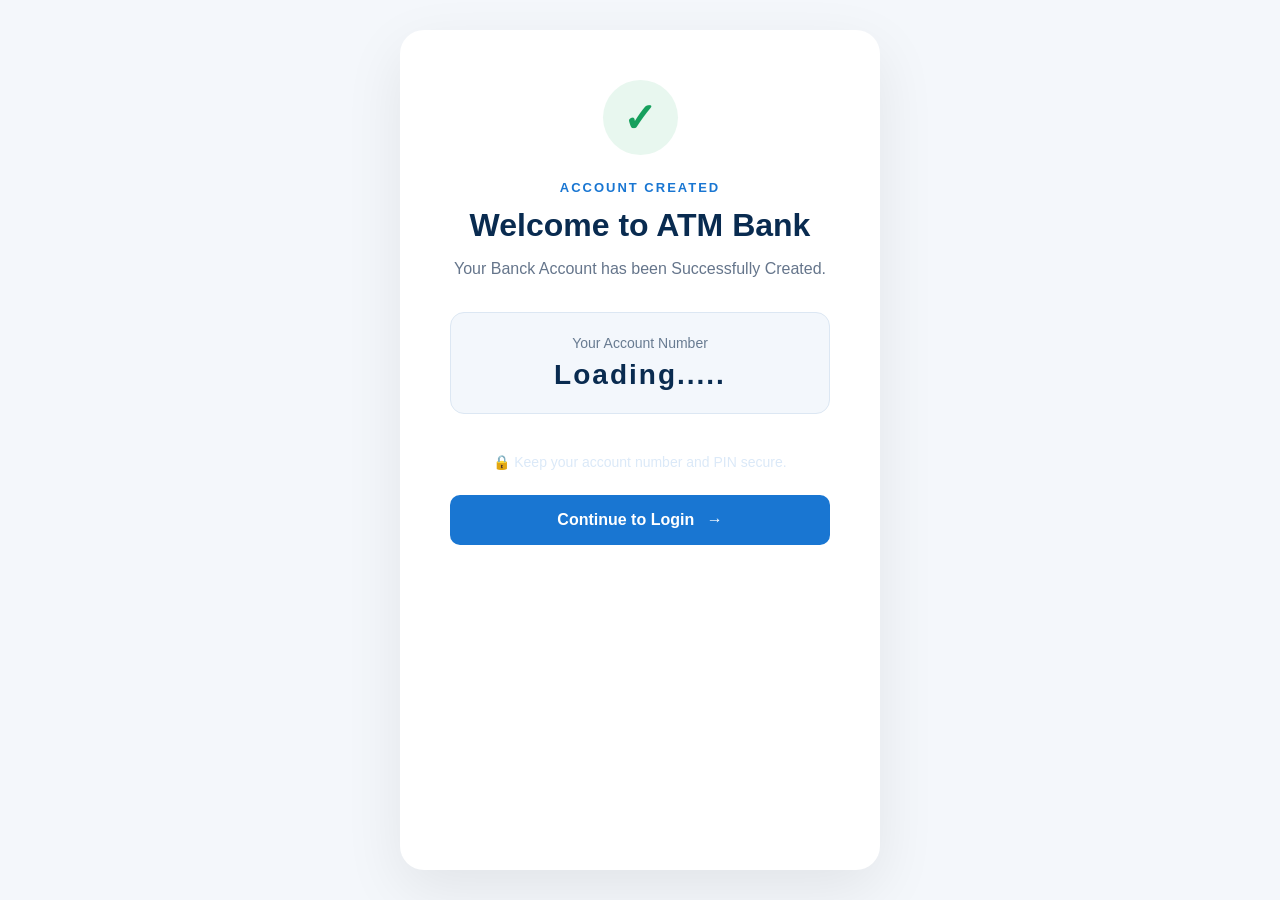
<file: src/main/webapp/account-created.html>
<!DOCTYPE html>
<html>
<head>
 <meta name="viewport"
          content="width=device-width, initial-scale=1.0">
<meta charset="UTF-8">
<title>Account Created | ATM Bank</title>
<link rel="stylesheet"
          href="style.css">
</head>
<body>
<div class ="success-page">
 <div class="success-card">
  <div class="success-icon"> ✓</div>
  
  <p class="success-label"> ACCOUNT CREATED </p>
  
 <h1>
     Welcome to ATM Bank
 </h1>
 
 <P class="success-message"> Your Banck Account has been Successfully Created. </P>
 
 <div class="account-box">
 
 <span>
 Your Account Number
 </span>
 <strong id="accountNumber">
 Loading.....
 </strong>
 </div>

 <p class="security-note">
                🔒 Keep your account number and PIN secure.
            </p>
            
    <a href="login.html"
               class="success-button">

                Continue to Login
                <span>→</span>      
     </a>  
     
         </div>

    </div>
    
 
    
    
<script>

        // Get account number from URL

        const params =
            new URLSearchParams(window.location.search);

        const account =
            params.get("account");


        if (account) {

            document.getElementById(
                "accountNumber"
            ).textContent = account;

        }

    </script>

</body>
</html>
</file>
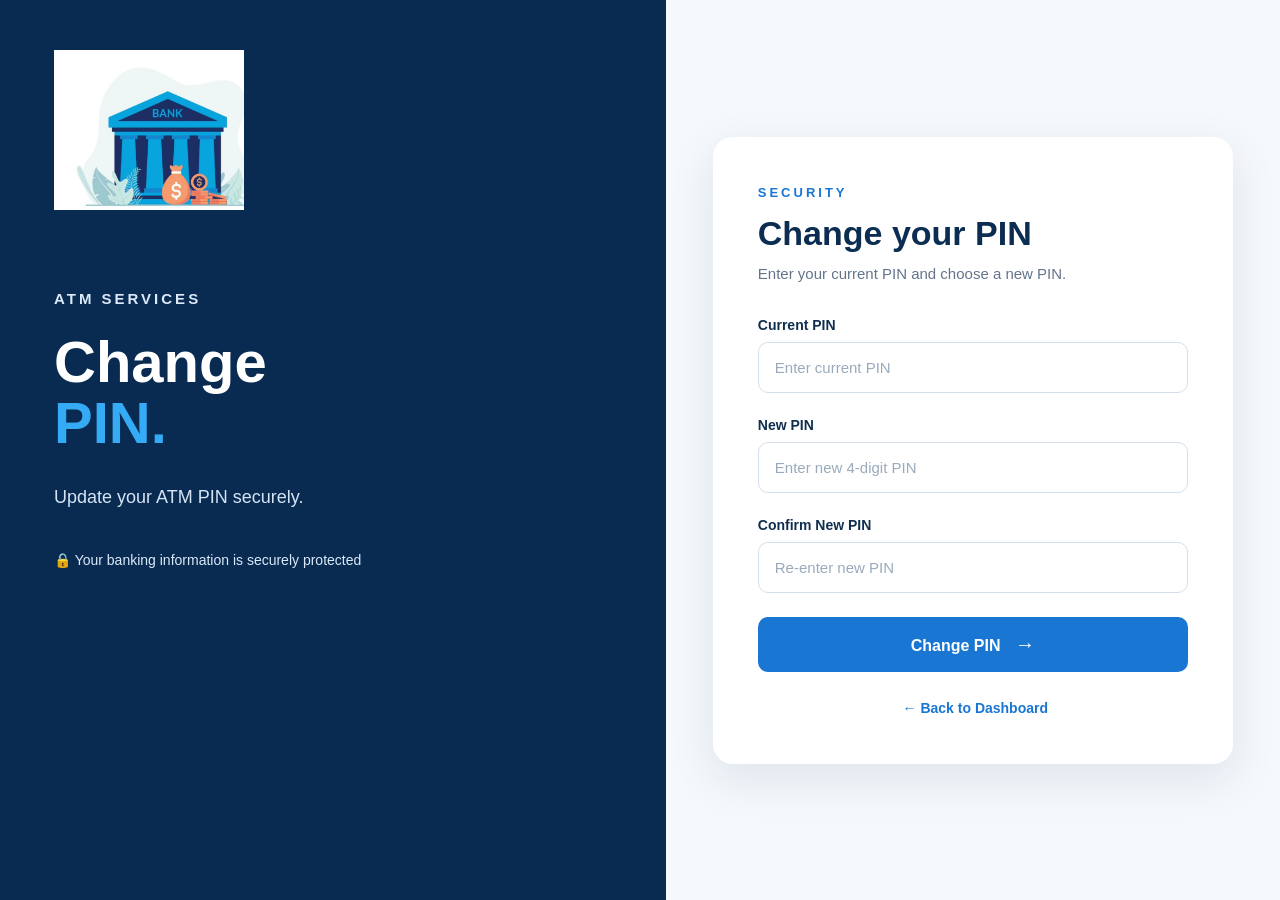
<file: src/main/webapp/chnage-pin.html>
<!DOCTYPE html>
<html lang="en">

<head>
    <meta charset="UTF-8">

    <meta name="viewport"
          content="width=device-width, initial-scale=1.0">

    <title>Change PIN | ATM Bank</title>

    <link rel="stylesheet" href="style.css">
</head>

<body class="login-page">

    <div class="login-container">

        <!-- LEFT SIDE -->

        <div class="login-left">

            <div class="bank-logo">

                <img src="Screenshot 2026-09-08 201250.png"
                     alt="ATM Bank">

            </div>

            <div class="login-content">

                <p class="eyebrow">
                    ATM SERVICES
                </p>

                <h1>
                    Change<br>
                    <span>PIN.</span>
                </h1>

                <p class="description">
                    Update your ATM PIN securely.
                </p>

                <div class="security-note">
                    🔒 Your banking information is securely protected
                </div>

            </div>

        </div>


        <!-- RIGHT SIDE -->

        <div class="login-right">

            <div class="login-card">

                <p class="card-eyebrow">
                    SECURITY
                </p>

                <h2>
                    Change your PIN
                </h2>

                <p class="card-description">
                    Enter your current PIN and choose a new PIN.
                </p>


                <!-- CHANGE PIN FORM -->

                <form action="change-pin" method="post">

                    <!-- CURRENT PIN -->

                    <div class="form-group">

                        <label for="currentPin">
                            Current PIN
                        </label>

                        <input
                            type="password"
                            id="currentPin"
                            name="currentPin"
                            placeholder="Enter current PIN"
                            maxlength="4"
                            inputmode="numeric"
                            required
                        >

                    </div>


                    <!-- NEW PIN -->

                    <div class="form-group">

                        <label for="newPin">
                            New PIN
                        </label>

                        <input
                            type="password"
                            id="newPin"
                            name="newPin"
                            placeholder="Enter new 4-digit PIN"
                            maxlength="4"
                            inputmode="numeric"
                            required
                        >

                    </div>


                    <!-- CONFIRM PIN -->

                    <div class="form-group">

                        <label for="confirmPin">
                            Confirm New PIN
                        </label>

                        <input
                            type="password"
                            id="confirmPin"
                            name="confirmPin"
                            placeholder="Re-enter new PIN"
                            maxlength="4"
                            inputmode="numeric"
                            required
                        >

                    </div>


                    <!-- BUTTON -->

                    <button type="submit"
                            class="login-button">

                        Change PIN
                        <span>→</span>

                    </button>

                </form>


                <!-- BACK -->

                <div class="signup-link">

                    <a href="dashboard.jsp">
                        ← Back to Dashboard
                    </a>

                </div>

            </div>

        </div>

    </div>

</body>

</html>
</file>
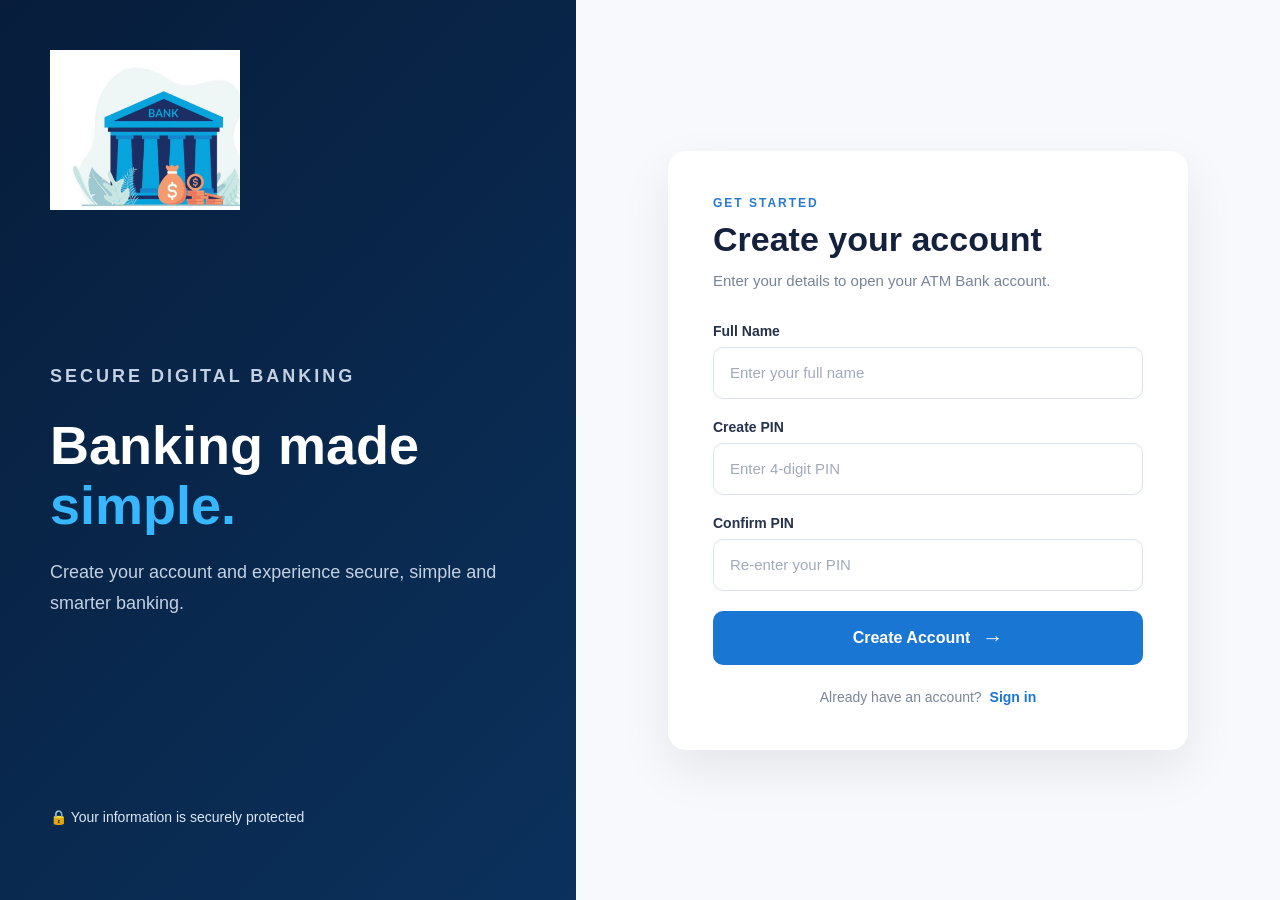
<file: src/main/webapp/create-account.html>
<!DOCTYPE html>
<html lang="en">
<head>
<meta charset="UTF-8">
<meta name="viewport"
          content="width=device-width, initial-scale=1.0">
          
 <title>Create Account | ATM Bank</title>
 
 <link rel="stylesheet" href="style.css">
</head>
<body>

 <div class="auth-page">

        <!-- LEFT SIDE -->
        <div class="brand-section">

            <div class="brand-logo">
                <img src="Screenshot 2026-09-08 201250.png" alt="Bank Logo">
            </div>

            <div class="brand-content">

                <p class="eyebrow">
                    SECURE DIGITAL BANKING
                </p>

                <h1>
                    Banking made
                    <span>simple.</span>
                </h1>

                <p>
                    Create your account and experience
                    secure, simple and smarter banking.
                </p>

            </div>

            <div class="security-note">
                🔒 Your information is securely protected
            </div>

        </div>
        
          <!-- RIGHT SIDE -->
        <div class="form-section">

            <div class="form-container">

                <div class="form-header">

                    <p class="form-label">
                        GET STARTED
                    </p>

                    <h2>
                        Create your account
                    </h2>

                    <p>
                        Enter your details to open your
                        ATM Bank account.
                    </p>

                </div>
                
                <form action="create-account" method="post">

                    <!-- FULL NAME -->

                    <div class="input-group">

                        <label for="name">
                            Full Name
                        </label>

                        <input
                            type="text"
                            id="name"
                            name="name"
                            placeholder="Enter your full name"
                            required>

                    </div>


                    <!-- PIN -->

                    <div class="input-group">

                        <label for="pin">
                            Create PIN
                        </label>

                        <input
                            type="password"
                            id="pin"
                            name="pin"
                            placeholder="Enter 4-digit PIN"
                            maxlength="4"
                            minlength="4"
                            pattern="[0-9]{4}"
                            required>

                    </div>


                    <!-- CONFIRM PIN -->

                    <div class="input-group">

                        <label for="confirmPin">
                            Confirm PIN
                        </label>

                        <input
                            type="password"
                            id="confirmPin"
                            name="confirmPin"
                            placeholder="Re-enter your PIN"
                            maxlength="4"
                            minlength="4"
                            pattern="[0-9]{4}"
                            required>

                    </div>


                    <!-- INITIAL DEPOSIT -->

                   

                    <!-- SUBMIT BUTTON -->

                    <button
                        type="submit"
                        class="primary-btn">

                        Create Account

                        <span>→</span>

                    </button>

                </form>


                <div class="form-footer">

                    Already have an account?

                    <a href="login.html">
                        Sign in
                    </a>

                </div>

            </div>

        </div>

    </div>

</body>
</html>
</file>
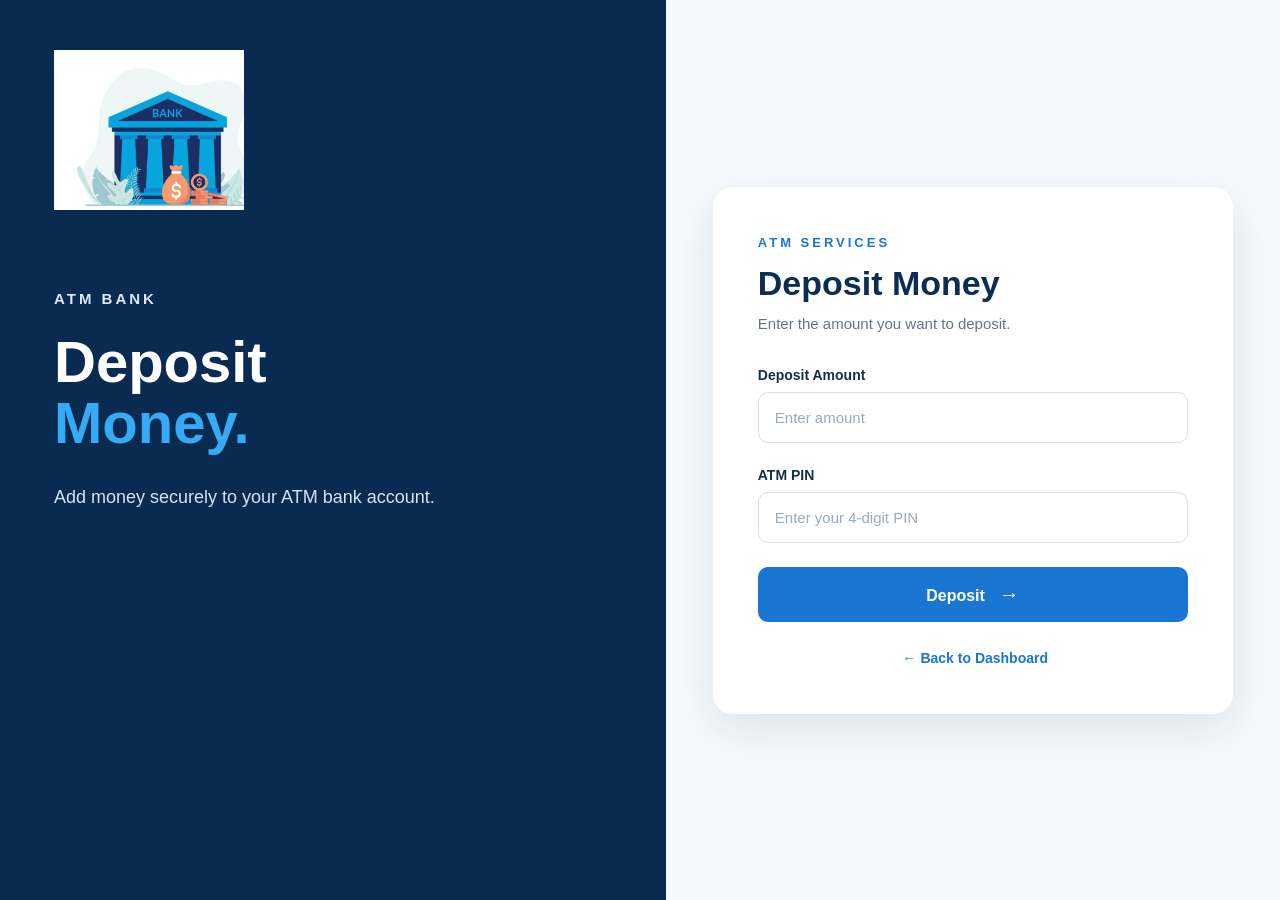
<file: src/main/webapp/deposit.html>
<!DOCTYPE html>
<html lang="en">

<head>

    <meta charset="UTF-8">

    <meta name="viewport"
          content="width=device-width, initial-scale=1.0">

    <title>Deposit Money | ATM Bank</title>

    <link rel="stylesheet" href="style.css">

</head>

<body class="login-page">

    <div class="login-container">

        <!-- LEFT SIDE -->

        <div class="login-left">

            <div class="bank-logo">

                <img src="Screenshot 2026-09-08 201250.png"
                     alt="ATM Bank">

            </div>

            <div class="login-content">

                <p class="eyebrow">
                    ATM BANK
                </p>

                <h1>
                    Deposit
                    <br>
                    <span>Money.</span>
                </h1>

                <p class="description">

                    Add money securely to your ATM
                    bank account.

                </p>

            </div>

        </div>


        <!-- RIGHT SIDE -->

        <div class="login-right">

            <div class="login-card">

                <p class="card-eyebrow">
                    ATM SERVICES
                </p>

                <h2>
                    Deposit Money
                </h2>

                <p class="card-description">

                    Enter the amount you want to deposit.

                </p>


                <!-- DEPOSIT FORM -->

                <form action="deposit" method="post">

                    <div class="form-group">

                        <label for="amount">
                            Deposit Amount
                        </label>

                        <input
                            type="number"
                            id="amount"
                            name="amount"
                            placeholder="Enter amount"
                            min="1"
                            step="0.01"
                            required
                        >

                    </div>
                    
                    <div class="form-group">
        <label for="pin">ATM PIN</label>

        <input
            type="password"
            id="pin"
            name="pin"
            placeholder="Enter your 4-digit PIN"
            maxlength="4"
            inputmode="numeric"
            required
        >
    </div>
                    
                    
                    <button
                        type="submit"
                        class="login-button">

                        Deposit

                        <span>→</span>

                    </button>

                </form>


                <div class="signup-link">

                    <a href="dashboard.html">
                        ← Back to Dashboard
                    </a>

                </div>

            </div>

        </div>

    </div>

</body>

</html>
</file>
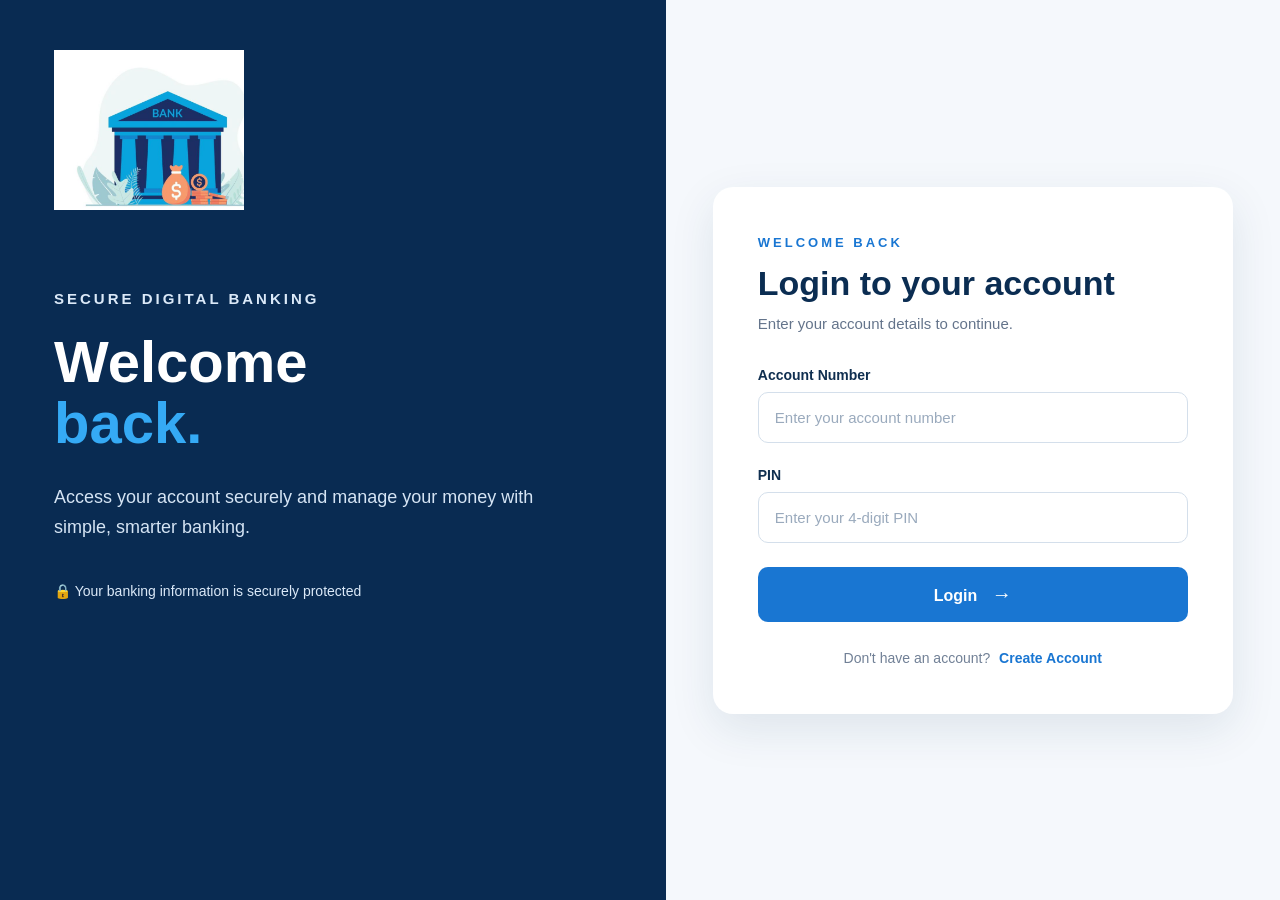
<file: src/main/webapp/login.html>
<!DOCTYPE html>
<html lang="en">
<head>
    <meta charset="UTF-8">
    <meta name="viewport" content="width=device-width, initial-scale=1.0">

    <title>Login | ATM Bank</title>

    <link rel="stylesheet" href="style.css">
</head>

<body class="login-page">

    <div class="login-container">

        <!-- LEFT SIDE -->
        <div class="login-left">

            <div class="bank-logo">
                <img src="Screenshot 2026-09-08 201250.png" alt="ATM Bank">
            </div>

            <div class="login-content">

                <p class="eyebrow">SECURE DIGITAL BANKING</p>

                <h1>
                    Welcome<br>
                    <span>back.</span>
                </h1>

                <p class="description">
                    Access your account securely and manage your
                    money with simple, smarter banking.
                </p>

                <div class="security-note">
                    🔒 Your banking information is securely protected
                </div>

            </div>

        </div>


        <!-- RIGHT SIDE -->
        <div class="login-right">

            <div class="login-card">

                <p class="card-eyebrow">WELCOME BACK</p>

                <h2>Login to your account</h2>

                <p class="card-description">
                    Enter your account details to continue.
                </p>


                <!-- LOGIN FORM -->
                <form action="login" method="post">
                

                    <!-- ACCOUNT NUMBER -->
                    <div class="form-group">

                        <label for="accountNumber">
                            Account Number
                        </label>

                        <input
                            type="text"
                            id="accountNumber"
                            name="accountNumber"
                            placeholder="Enter your account number"
                            required
                        >

                    </div>


                    <!-- PIN -->
                    <div class="form-group">

                        <label for="pin">
                            PIN
                        </label>

                        <input
                            type="password"
                            id="pin"
                            name="pin"
                            placeholder="Enter your 4-digit PIN"
                            maxlength="4"
                            inputmode="numeric"
                            required
                        >

                    </div>


                    <!-- LOGIN BUTTON -->
                    <button type="submit" class="login-button">
                        Login
                        <span>→</span>
                    </button>

                </form>


                <!-- CREATE ACCOUNT -->
                <div class="signup-link">

                    <span>Don't have an account?</span>

                    <a href="create-account.html">
                        Create Account
                    </a>

                </div>

            </div>

        </div>

    </div>

</body>
</html>
</file>
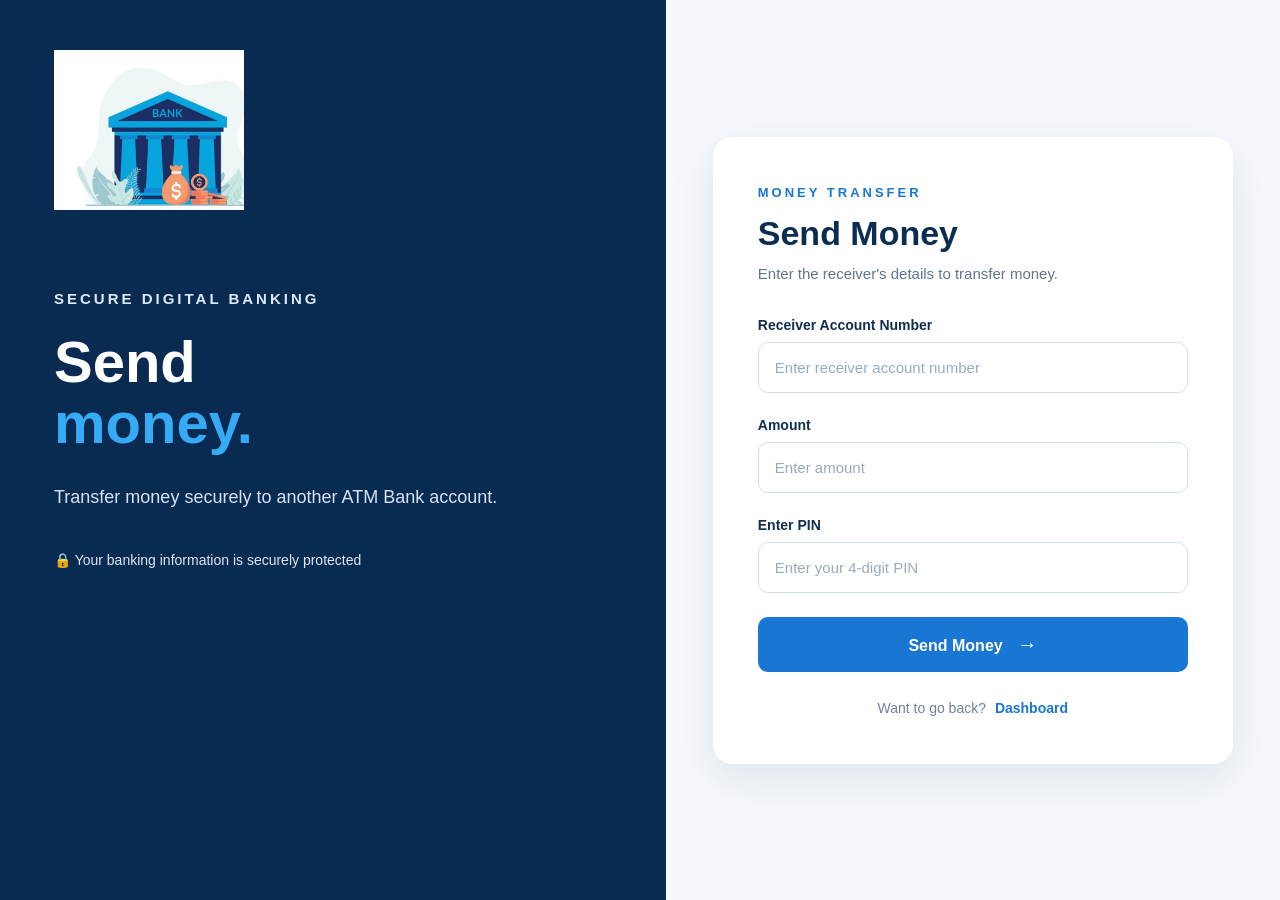
<file: src/main/webapp/send-money.html>
<!DOCTYPE html>

<html lang="en">

<head>

    <meta charset="UTF-8">

    <meta name="viewport"
          content="width=device-width, initial-scale=1.0">

    <title>Send Money | ATM Bank</title>

    <link rel="stylesheet" href="style.css">

</head>


<body class="login-page">

    <div class="login-container">


        <!-- LEFT SIDE -->

        <div class="login-left">

            <div class="bank-logo">

                <img src="Screenshot 2026-09-08 201250.png"
                     alt="ATM Bank">

            </div>


            <div class="login-content">

                <p class="eyebrow">
                    SECURE DIGITAL BANKING
                </p>

                <h1>

                    Send<br>

                    <span>money.</span>

                </h1>

                <p class="description">

                    Transfer money securely to another
                    ATM Bank account.

                </p>

                <div class="security-note">

                    🔒 Your banking information is securely protected

                </div>

            </div>

        </div>



        <!-- RIGHT SIDE -->

        <div class="login-right">

            <div class="login-card">

                <p class="card-eyebrow">
                    MONEY TRANSFER
                </p>

                <h2>
                    Send Money
                </h2>

                <p class="card-description">

                    Enter the receiver's details to transfer money.

                </p>


                <!-- SEND MONEY FORM -->

                <form action="transfer"
                      method="post">


                    <!-- RECEIVER ACCOUNT -->

                    <div class="form-group">

                        <label for="receiverAccount">

                            Receiver Account Number

                        </label>

                        <input
                            type="text"
                            id="receiverAccount"
                            name="receiverAccount"
                            placeholder="Enter receiver account number"
                            required
                        >

                    </div>



                    <!-- AMOUNT -->

                    <div class="form-group">

                        <label for="amount">

                            Amount

                        </label>

                        <input
                            type="number"
                            id="amount"
                            name="amount"
                            placeholder="Enter amount"
                            min="1"
                            step="0.01"
                            required
                        >

                    </div>



                    <!-- PIN -->

                    <div class="form-group">

                        <label for="pin">

                            Enter PIN

                        </label>

                        <input
                            type="password"
                            id="pin"
                            name="pin"
                            placeholder="Enter your 4-digit PIN"
                            maxlength="4"
                            inputmode="numeric"
                            required
                        >

                    </div>



                    <!-- SEND BUTTON -->

                    <button
                        type="submit"
                        class="login-button">

                        Send Money

                        <span>→</span>

                    </button>


                </form>



                <!-- BACK TO DASHBOARD -->

                <div class="signup-link">

                    <span>
                        Want to go back?
                    </span>

                    <a href="dashboard.jsp">

                        Dashboard

                    </a>

                </div>


            </div>

        </div>


    </div>

</body>

</html>
</file>
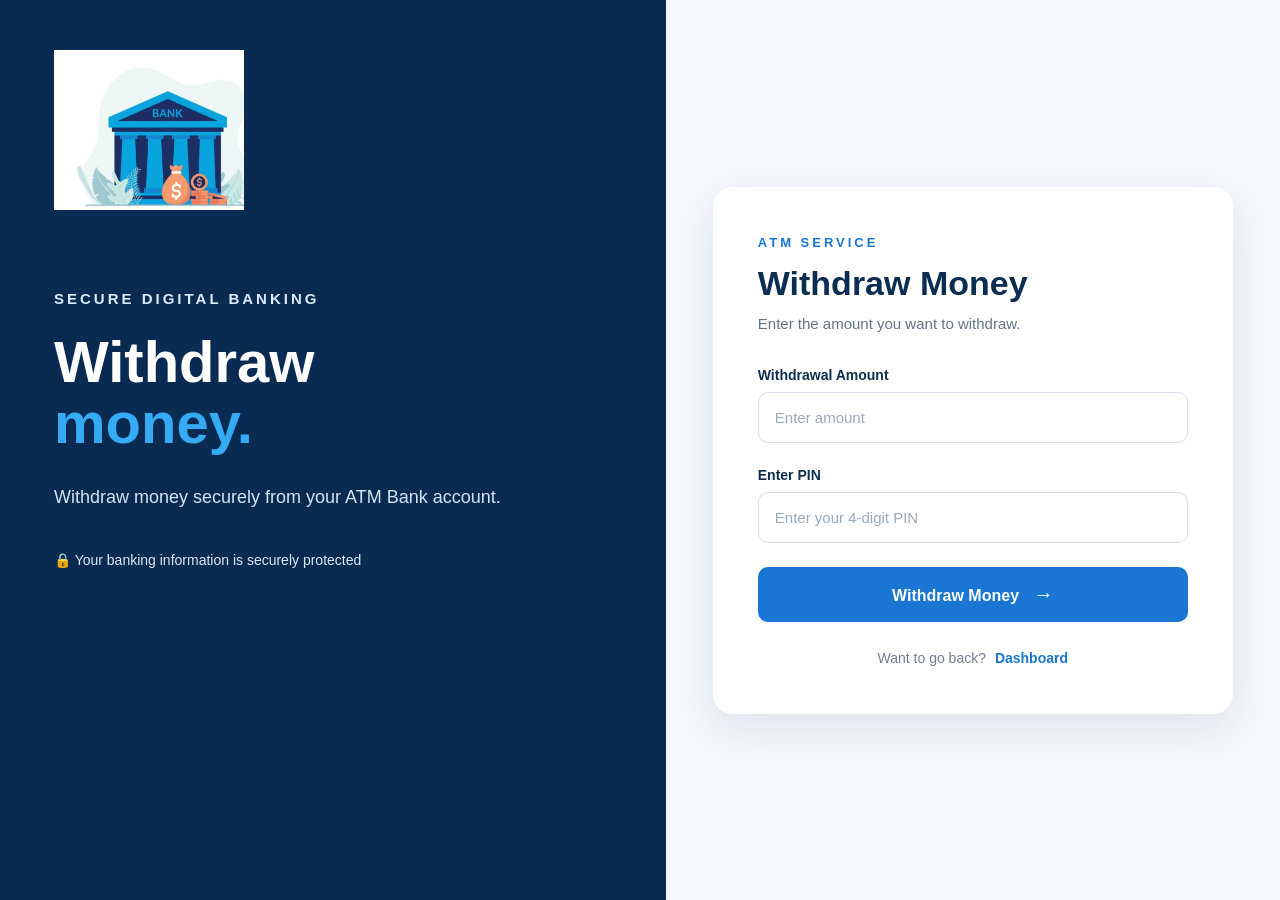
<file: src/main/webapp/withdraw.html>
<!DOCTYPE html>
<html lang="en">

<head>

    <meta charset="UTF-8">

    <meta name="viewport"
          content="width=device-width, initial-scale=1.0">

    <title>Withdraw Money | ATM Bank</title>

    <link rel="stylesheet" href="style.css">

</head>

<body class="login-page">

    <div class="login-container">

        <!-- LEFT SIDE -->

        <div class="login-left">

            <div class="bank-logo">

                <img src="Screenshot 2026-09-08 201250.png"
                     alt="ATM Bank">

            </div>

            <div class="login-content">

                <p class="eyebrow">
                    SECURE DIGITAL BANKING
                </p>

                <h1>
                    Withdraw<br>
                    <span>money.</span>
                </h1>

                <p class="description">
                    Withdraw money securely from your ATM Bank account.
                </p>

                <div class="security-note">
                    🔒 Your banking information is securely protected
                </div>

            </div>

        </div>


        <!-- RIGHT SIDE -->

        <div class="login-right">

            <div class="login-card">

                <p class="card-eyebrow">
                    ATM SERVICE
                </p>

                <h2>
                    Withdraw Money
                </h2>

                <p class="card-description">
                    Enter the amount you want to withdraw.
                </p>


                <!-- WITHDRAW FORM -->

                <form action="withdraw" method="post">

                    <!-- AMOUNT -->

                    <div class="form-group">

                        <label for="amount">
                            Withdrawal Amount
                        </label>

                        <input
                            type="number"
                            id="amount"
                            name="amount"
                            placeholder="Enter amount"
                            min="1"
                            step="0.01"
                            required
                        >

                    </div>


                    <!-- PIN -->

                    <div class="form-group">

                        <label for="pin">
                            Enter PIN
                        </label>

                        <input
                            type="password"
                            id="pin"
                            name="pin"
                            placeholder="Enter your 4-digit PIN"
                            maxlength="4"
                            inputmode="numeric"
                            required
                        >

                    </div>


                    <!-- WITHDRAW BUTTON -->

                    <button
                        type="submit"
                        class="login-button">

                        Withdraw Money

                        <span>→</span>

                    </button>

                </form>


                <!-- BACK TO DASHBOARD -->

                <div class="signup-link">

                    <span>
                        Want to go back?
                    </span>

                    <a href="dashboard.jsp">
                        Dashboard
                    </a>

                </div>

            </div>

        </div>

    </div>

</body>

</html>
</file>
<file: src/main/webapp/style.css>
@charset "UTF-8";
* {
    margin: 0;
    padding: 0;
    box-sizing: border-box;
}

body {
    font-family: Arial, Helvetica, sans-serif;
    background: #f4f7fb;
    color: #172033;
}


/* =========================
   MAIN PAGE
========================= */

.auth-page {
    min-height: 100vh;
    display: flex;
}


/* =========================
   LEFT BRAND SECTION
========================= */

.brand-section {
    width: 45%;
    min-height: 100vh;

    background: linear-gradient(
        135deg,
        #071d3b,
        #0b315c
    );

    color: white;

    padding: 50px;

    display: flex;
    flex-direction: column;
    justify-content: space-between;
}


/* LOGO */

.brand-logo {
    width: 190px;
}

.brand-logo img {
    width: 100%;
    height: auto;
    display: block;
}


/* BRAND CONTENT */

.brand-content {
    max-width: 500px;
}

.eyebrow {
    color: #36b7ff;

    font-size: 13px;
    font-weight: 700;

    letter-spacing: 2px;

    margin-bottom: 20px;
}

.brand-content h1 {
    font-size: 54px;

    line-height: 1.1;

    margin-bottom: 22px;
}

.brand-content h1 span {
    color: #36b7ff;
}

.brand-content > p {
    color: #c3d1e2;

    font-size: 18px;

    line-height: 1.7;
}


/* SECURITY */

.security-note {
    color: #c3d1e2;

    font-size: 14px;
}


/* =========================
   RIGHT FORM SECTION
========================= */

.form-section {
    width: 55%;

    min-height: 100vh;

    background: #f7f9fc;

    display: flex;

    align-items: center;

    justify-content: center;

    padding: 50px;
}


.form-container {
    width: 100%;
    max-width: 520px;

    background: white;

    padding: 45px;

    border-radius: 18px;

    box-shadow:
        0 20px 50px rgba(0, 0, 0, 0.08);
}


/* =========================
   FORM HEADER
========================= */

.form-header {
    margin-bottom: 30px;
}

.form-label {
    color: #2879d0;

    font-size: 12px;

    font-weight: 700;

    letter-spacing: 2px;

    margin-bottom: 10px;
}

.form-header h2 {
    font-size: 34px;

    color: #14213d;

    margin-bottom: 10px;
}

.form-header > p:last-child {
    color: #778399;

    font-size: 15px;

    line-height: 1.6;
}


/* =========================
   INPUTS
========================= */

.input-group {
    margin-bottom: 20px;
}

.input-group label {
    display: block;

    font-size: 14px;

    font-weight: 600;

    color: #25324a;

    margin-bottom: 8px;
}

.input-group input {
    width: 100%;

    height: 52px;

    border: 1px solid #d9e1ec;

    border-radius: 10px;

    background: #fff;

    padding: 0 16px;

    font-size: 15px;

    color: #172033;

    outline: none;

    transition: all 0.2s ease;
}

.input-group input::placeholder {
    color: #a1aabb;
}

.input-group input:focus {
    border-color: #2879d0;

    box-shadow:
        0 0 0 3px rgba(40, 121, 208, 0.12);
}


/* =========================
   RUPEE INPUT
========================= */

.amount-input {
    position: relative;
}

.amount-input span {
    position: absolute;

    left: 16px;

    top: 50%;

    transform: translateY(-50%);

    font-size: 18px;

    font-weight: 700;

    color: #536174;
}

.amount-input input {
    padding-left: 42px;
}


/* =========================
   BUTTON
========================= */

.primary-btn {
    width: 100%;

    height: 54px;

    border: none;

    border-radius: 10px;

    background: #1976d2;

    color: white;

    font-size: 16px;

    font-weight: 700;

    cursor: pointer;

    display: flex;

    align-items: center;

    justify-content: center;

    gap: 12px;

    margin-top: 8px;

    transition: all 0.2s ease;
}

.primary-btn:hover {
    background: #125fae;

    transform: translateY(-1px);

    box-shadow:
        0 8px 20px rgba(25, 118, 210, 0.25);
}

.primary-btn span {
    font-size: 21px;
}


/* =========================
   FOOTER
========================= */

.form-footer {
    text-align: center;

    margin-top: 24px;

    font-size: 14px;

    color: #7a8699;
}

.form-footer a {
    color: #1976d2;

    text-decoration: none;

    font-weight: 700;

    margin-left: 4px;
}

.form-footer a:hover {
    text-decoration: underline;
}


/* =========================
   RESPONSIVE
========================= */

@media (max-width: 900px) {

    .auth-page {
        flex-direction: column;
    }

    .brand-section {
        width: 100%;
        min-height: 420px;

        padding: 40px;
    }

    .form-section {
        width: 100%;

        min-height: auto;

        padding: 30px 20px;
    }
}


@media (max-width: 550px) {

    .brand-section {
        padding: 30px;
    }

    .brand-content h1 {
        font-size: 40px;
    }

    .form-container {
        padding: 30px 22px;
    }

    .form-header h2 {
        font-size: 28px;
    }
}

/* new acccount creaded css */

.success-page {
	
	min-height: 100vh;
	
	display: flex;
	
	justify-content: center;
	
	align-items: cenetr;
	
	background: #f4f7fb;
	
	padding: 30px;
	
	
}

.success-card {

    width: 480px;

    background: white;

    border-radius: 24px;

    padding: 50px;

    text-align: center;

    box-shadow:
        0 20px 60px rgba(0, 0, 0, 0.08);

}

.success-icon {

    width: 75px;

    height: 75px;

    margin: 0 auto 25px;

    border-radius: 50%;

    display: flex;

    justify-content: center;

    align-items: center;

    background: #e8f7ef;

    color: #16a05d;

    font-size: 40px;

    font-weight: bold;

}

.success-label {

    color: #1976d2;

    font-size: 13px;

    font-weight: 700;

    letter-spacing: 2px;

    margin-bottom: 12px;

}

.success-card h1 {

    color: #092b50;

    font-size: 32px;

    margin-bottom: 12px;

}


.success-message {

    color: #65758b;

    font-size: 16px;

    line-height: 1.6;

}

.account-box {

    margin: 30px 0;

    padding: 22px;

    border-radius: 14px;

    background: #f3f7fc;

    border: 1px solid #dce7f3;

}
.account-box span {

    display: block;

    color: #687b91;

    font-size: 14px;

    margin-bottom: 8px;

}
.account-box strong {

    display: block;

    color: #092b50;

    font-size: 28px;

    letter-spacing: 2px;

}
.security-note {

    color: #65758b;

    font-size: 13px;

    margin-bottom: 25px;

}
.success-button {

    display: block;

    padding: 16px;

    background: #1976d2;

    color: white;

    text-decoration: none;

    border-radius: 10px;

    font-weight: 600;

    transition: 0.2s;

}


.success-button:hover {

    background: #125eaa;

}


.success-button span {

    margin-left: 8px;

}

/* =====================================================
   LOGIN PAGE
   ===================================================== */

.login-page {
    margin: 0;
    font-family: Arial, Helvetica, sans-serif;
    background: #f5f8fc;
    color: #0b2d52;
}


/* MAIN CONTAINER */

.login-container {
    min-height: 100vh;
    display: flex;
}


/* =====================================================
   LEFT SIDE
   ===================================================== */

.login-left {
    width: 52%;
    background: #092b52;
    color: white;
    padding: 50px 54px;
    box-sizing: border-box;

    display: flex;
    flex-direction: column;
}


/* LOGO */

.bank-logo {
    width: 190px;
    height: 160px;
    background: white;

    display: flex;
    align-items: center;
    justify-content: center;

    margin-bottom: 80px;
}

.bank-logo img {
    width: 100%;
    height: 100%;
    object-fit: contain;
}


/* LEFT CONTENT */

.login-content {
    max-width: 560px;
}

.eyebrow {
    font-size: 15px;
    font-weight: bold;
    letter-spacing: 3px;
    margin-bottom: 25px;
    color: #dbe9f8;
}

.login-content h1 {
    font-size: 58px;
    line-height: 1.05;
    margin: 0 0 28px;
    font-weight: 700;
}

.login-content h1 span {
    color: #35aaf5;
}

.description {
    font-size: 18px;
    line-height: 1.7;
    color: #d5e4f4;
    max-width: 480px;
}

.security-note {
    margin-top: 40px;
    font-size: 14px;
    color: #dbe9f8;
}


/* =====================================================
   RIGHT SIDE
   ===================================================== */

.login-right {
    width: 48%;

    display: flex;
    align-items: center;
    justify-content: center;

    padding: 40px;
    box-sizing: border-box;
}


/* LOGIN CARD */

.login-card {
    width: 100%;
    max-width: 520px;

    background: white;

    padding: 48px 45px;

    border-radius: 20px;

    box-shadow: 0 15px 45px rgba(20, 55, 90, 0.10);

    box-sizing: border-box;
}


/* CARD HEADING */

.card-eyebrow {
    color: #1976d2;
    font-size: 13px;
    font-weight: bold;

    letter-spacing: 3px;

    margin: 0 0 14px;
}

.login-card h2 {
    font-size: 34px;
    margin: 0 0 12px;
    color: #0b2d52;
}

.card-description {
    margin: 0 0 35px;

    color: #64748b;
    font-size: 15px;
}


/* =====================================================
   FORM
   ===================================================== */

.form-group {
    margin-bottom: 24px;
}

.form-group label {
    display: block;

    font-size: 14px;
    font-weight: bold;

    color: #102f50;

    margin-bottom: 9px;
}


.form-group input {
    width: 100%;

    padding: 16px;

    box-sizing: border-box;

    border: 1px solid #d4dfeb;

    border-radius: 10px;

    font-size: 15px;

    outline: none;

    transition: 0.2s;
}


.form-group input::placeholder {
    color: #9aaabd;
}


/* INPUT FOCUS */

.form-group input:focus {
    border-color: #1976d2;

    box-shadow: 0 0 0 3px rgba(25, 118, 210, 0.10);
}


/* =====================================================
   LOGIN BUTTON
   ===================================================== */

.login-button {
    width: 100%;

    border: none;

    padding: 16px;

    border-radius: 10px;

    background: #1976d2;

    color: white;

    font-size: 16px;
    font-weight: bold;

    cursor: pointer;

    transition: 0.2s;
}


.login-button span {
    margin-left: 10px;
    font-size: 20px;
}


.login-button:hover {
    background: #1267bb;

    transform: translateY(-1px);

    box-shadow: 0 8px 20px rgba(25, 118, 210, 0.25);
}


/* =====================================================
   SIGNUP LINK
   ===================================================== */

.signup-link {
    margin-top: 28px;

    text-align: center;

    font-size: 14px;

    color: #718096;
}


.signup-link a {
    margin-left: 5px;

    color: #1976d2;

    font-weight: bold;

    text-decoration: none;
}


.signup-link a:hover {
    text-decoration: underline;
}


/* =====================================================
   RESPONSIVE DESIGN
   ===================================================== */

@media (max-width: 900px) {

    .login-container {
        flex-direction: column;
    }

    .login-left {
        width: 100%;
        padding: 35px;
    }

    .login-right {
        width: 100%;
        padding: 30px 20px;
    }

    .bank-logo {
        margin-bottom: 40px;
    }

    .login-content h1 {
        font-size: 45px;
    }
}


@media (max-width: 500px) {

    .login-left {
        padding: 25px;
    }

    .login-card {
        padding: 35px 25px;
    }

    .login-card h2 {
        font-size: 28px;
    }

    .login-content h1 {
        font-size: 40px;
    }
}

/* =====================================================
   DASHBOARD PAGE
   ===================================================== */

.dashboard-page {
    background: #f5f7fb;
    color: #172033;
    min-height: 100vh;
}

.dashboard-container {
    width: 90%;
    max-width: 1200px;
    margin: auto;
    padding: 35px 0;
}


/* ================= HEADER ================= */

.dashboard-header {
    display: flex;
    justify-content: space-between;
    align-items: center;
    margin-bottom: 35px;
}

.dashboard-header .card-eyebrow {
    color: #2563eb;
    font-size: 13px;
    font-weight: bold;
    letter-spacing: 2px;
    margin-bottom: 8px;
}

.dashboard-header h1 {
    font-size: 34px;
    margin-bottom: 8px;
}

.dashboard-subtitle {
    color: #6b7280;
    font-size: 15px;
}


/* ================= LOGOUT ================= */

.logout-button {
    text-decoration: none;
    background: white;
    color: #dc2626;
    border: 1px solid #e5e7eb;
    padding: 12px 22px;
    border-radius: 10px;
    font-weight: 600;
    transition: 0.3s;
}

.logout-button:hover {
    background: #dc2626;
    color: white;
}


/* ================= ACCOUNT SUMMARY ================= */

.account-summary {
    display: grid;
    grid-template-columns: 2fr 1fr;
    gap: 20px;
    margin-bottom: 45px;
}

.account-info,
.balance-box {
    background: white;
    border-radius: 18px;
    padding: 30px;
    box-shadow: 0 8px 25px rgba(0, 0, 0, 0.06);
}


/* ACCOUNT HOLDER CARD */

.account-info {
    background: #2563eb;
    color: white;
}

.account-info .summary-label {
    color: #dbeafe;
}

.account-info h2 {
    font-size: 28px;
    margin: 10px 0;
}

.account-number {
    color: #dbeafe;
    margin-top: 12px;
}


/* BALANCE CARD */

.summary-label {
    font-size: 12px;
    font-weight: bold;
    letter-spacing: 1.5px;
    color: #6b7280;
}

.balance-box h2 {
    font-size: 30px;
    margin-top: 15px;
    color: #111827;
}


/* ================= ATM SERVICES ================= */

.operations h2 {
    font-size: 25px;
    margin-bottom: 8px;
}

.section-description {
    color: #6b7280;
    margin-bottom: 25px;
}


/* ================= OPERATION CARDS ================= */

.operation-grid {
    display: grid;
    grid-template-columns: repeat(3, 1fr);
    gap: 22px;
}

.operation-card {
    background: white;
    padding: 30px;
    border-radius: 18px;
    box-shadow: 0 8px 25px rgba(0, 0, 0, 0.06);
    transition: 0.3s;
}

.operation-card:hover {
    transform: translateY(-5px);
    box-shadow: 0 14px 30px rgba(0, 0, 0, 0.10);
}


/* ICON */

.operation-icon {
    width: 55px;
    height: 55px;

    display: flex;
    align-items: center;
    justify-content: center;

    background: #eff6ff;
    border-radius: 14px;

    font-size: 25px;
    margin-bottom: 20px;
}


/* CARD TEXT */

.operation-card h3 {
    font-size: 19px;
    margin-bottom: 10px;
}

.operation-card p {
    color: #6b7280;
    font-size: 14px;
    line-height: 1.6;
    margin-bottom: 22px;
}


/* OPERATION BUTTON */

.operation-button {
    display: inline-block;

    text-decoration: none;

    background: #2563eb;
    color: white;

    padding: 11px 20px;

    border-radius: 9px;

    font-size: 14px;
    font-weight: 600;

    transition: 0.3s;
}

.operation-button:hover {
    background: #1d4ed8;
}


/* ================= MOBILE ================= */

@media (max-width: 800px) {

    .dashboard-header {
        flex-direction: column;
        align-items: flex-start;
        gap: 20px;
    }

    .account-summary {
        grid-template-columns: 1fr;
    }

    .operation-grid {
        grid-template-columns: 1fr;
    }
}
/* ============================= */
/* MONTHLY TRANSACTION SECTION */
/* ============================= */

.transaction-section {
    margin-top: 45px;
    margin-bottom: 50px;
}

.transaction-section h2 {
    margin: 0;
    font-size: 25px;
    color: #0b2a52;
    font-weight: 700;
}

.transaction-section .section-description {
    margin-top: 6px;
    margin-bottom: 18px;
    color: #64748b;
    font-size: 14px;
}


/* ============================= */
/* CHART CARD */
/* ============================= */

.chart-card {
    background: #ffffff;

    border-radius: 18px;

    padding: 25px 28px;

    box-shadow: 0 8px 25px rgba(15, 23, 42, 0.06);

    border: 1px solid #eef2f7;
}


/* ============================= */
/* CHART TITLE */
/* ============================= */

.chart-title {
    display: flex;

    align-items: center;

    gap: 8px;

    color: #0b2a52;

    font-size: 14px;

    font-weight: 600;

    margin-bottom: 15px;
}

.chart-title span {
    display: flex;

    align-items: center;

    justify-content: center;

    width: 27px;

    height: 27px;

    border-radius: 8px;

    background: #eff6ff;

    color: #2563eb;

    font-weight: 700;
}


/* ============================= */
/* CHART SIZE */
/* ============================= */

.chart-container {
    position: relative;

    width: 100%;

    height: 300px;
}


/* IMPORTANT */

.chart-container canvas {
    width: 100% !important;
    height: 100% !important;
}


/* ============================= */
/* MOBILE */
/* ============================= */

@media (max-width: 768px) {

    .chart-card {
        padding: 18px;
    }

    .chart-container {
        height: 260px;
    }

}
</file>
